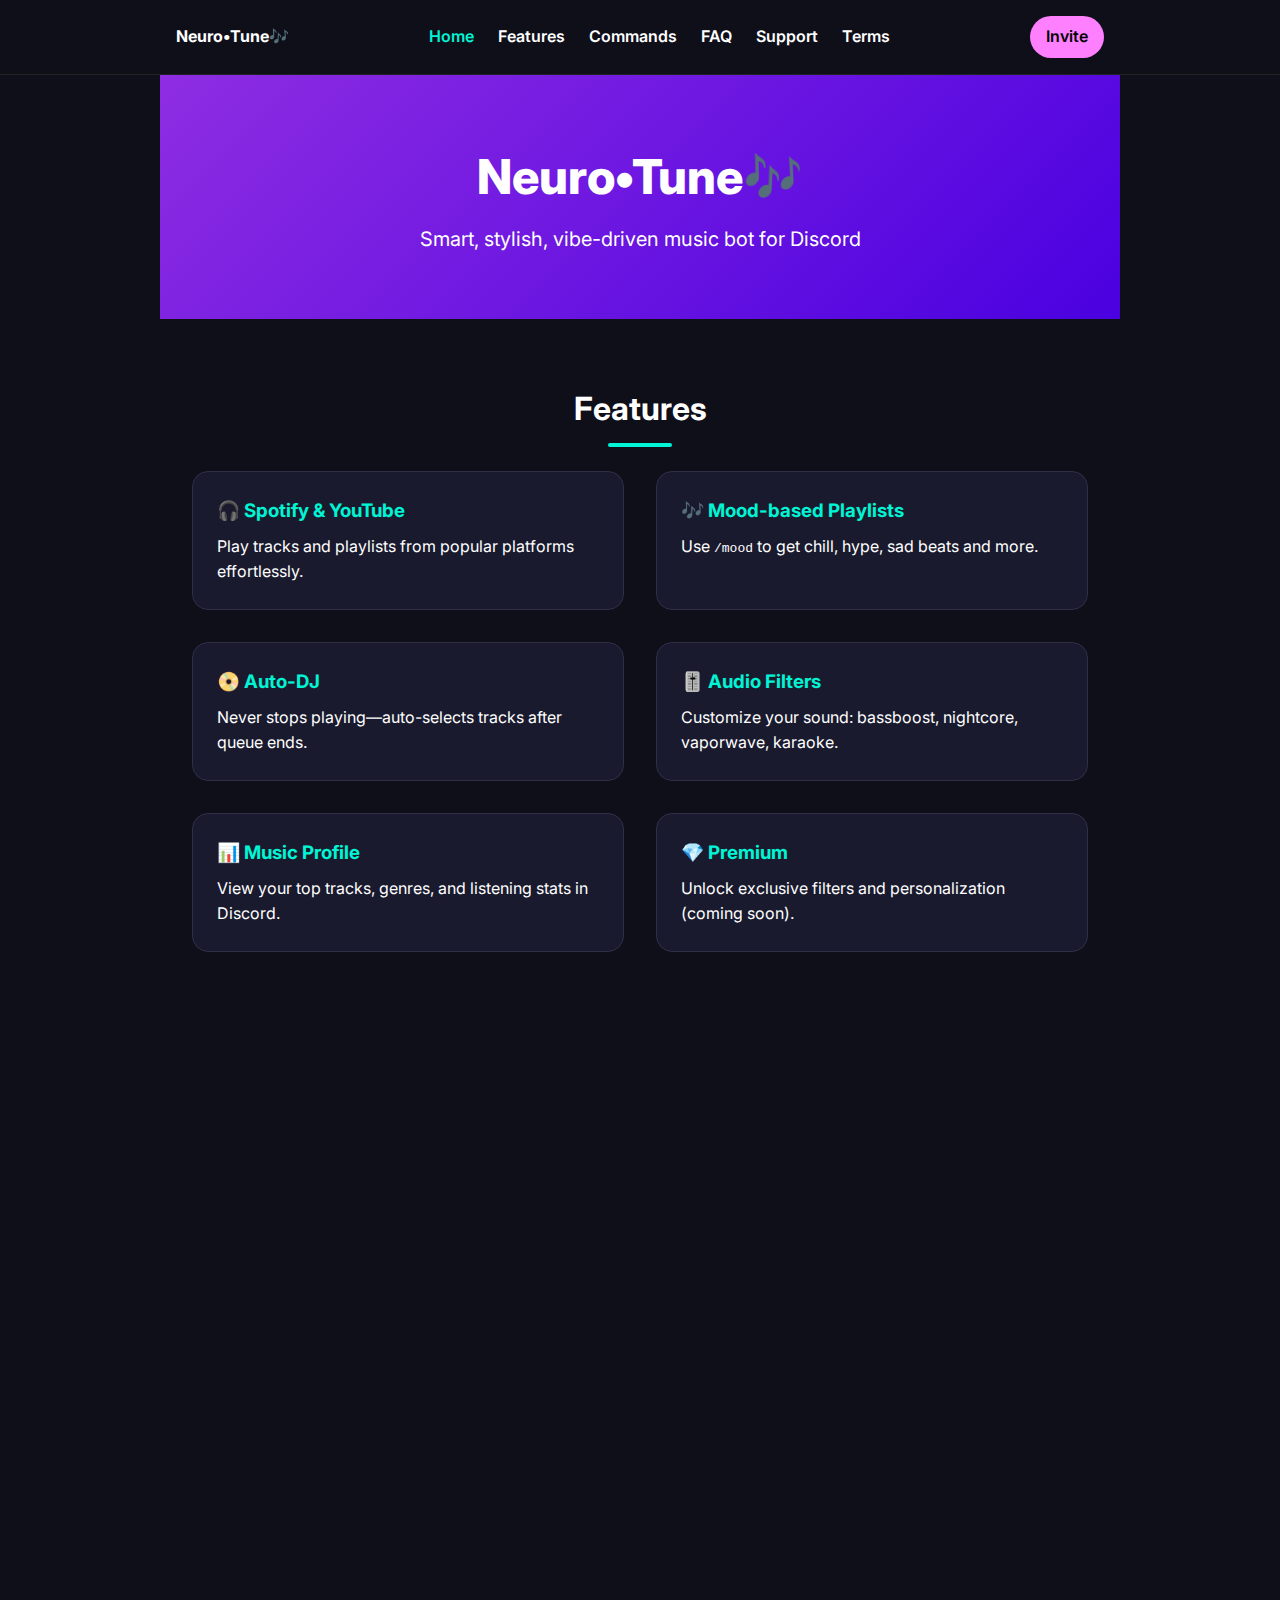
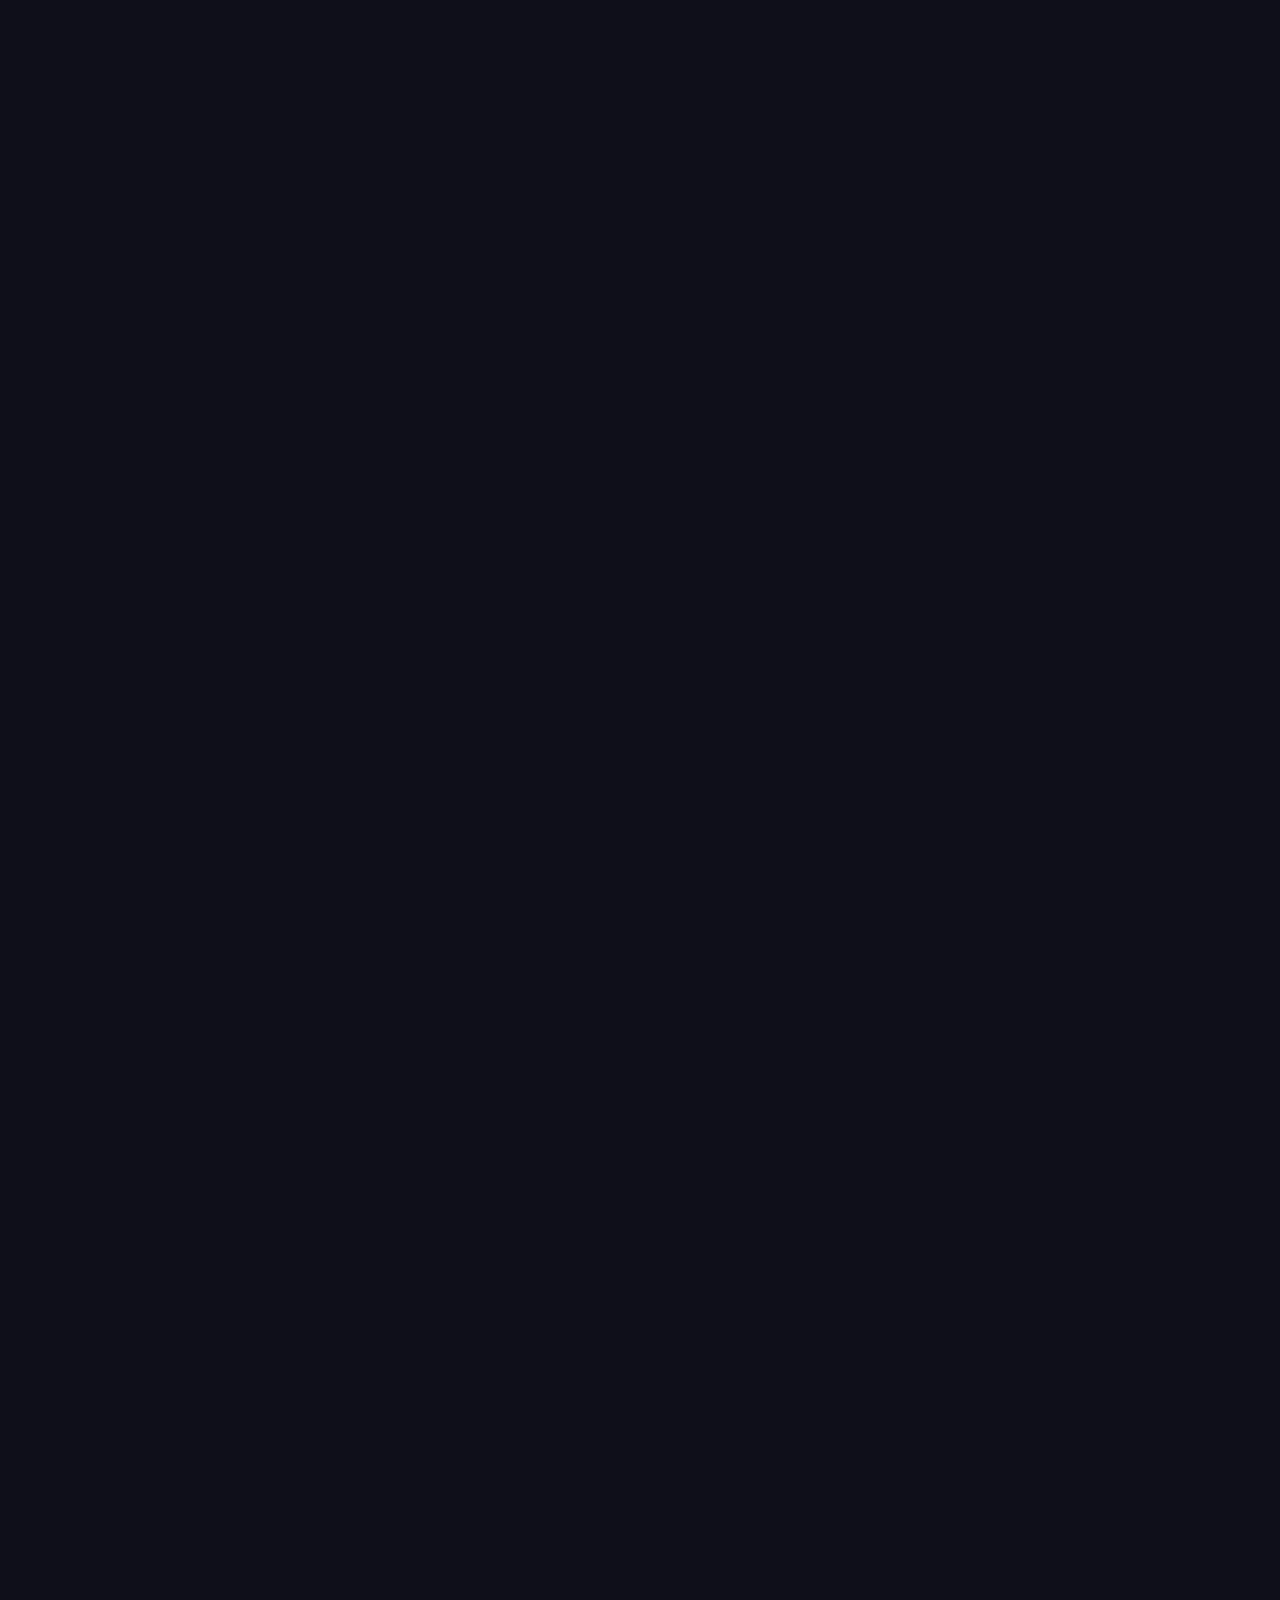
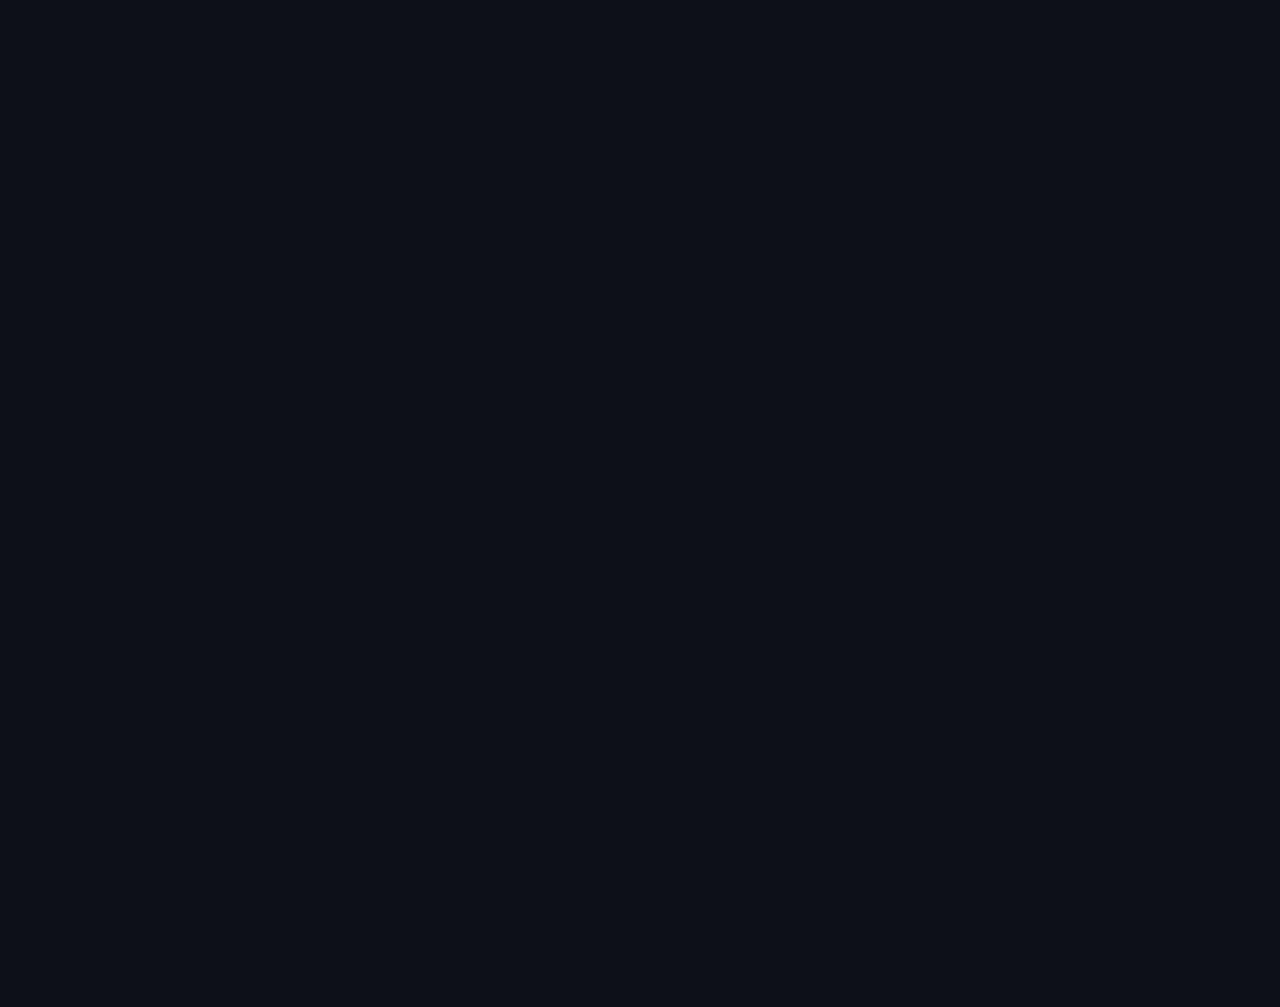
<file: index.html>
<!DOCTYPE html>
<html lang="en">
<head>
  <meta charset="UTF-8" />
  <meta name="viewport" content="width=device-width, initial-scale=1.0" />
  <title>Neuro•Tune🎶 | Music Bot for Discord</title>
  <link href="https://fonts.googleapis.com/css2?family=Inter:wght@400;600;800&display=swap" rel="stylesheet">
  <style>
    :root {
      --gradient: linear-gradient(135deg, #8e2de2, #4a00e0);
      --bg: #0f0f1a;
      --text: #ffffff;
      --accent: #00f5d4;
      --highlight: #ff80ff;
      --card-bg: #1a1a2e;
      --card-border: #2f2f48;
      --transition-duration: 0.8s;
    }
    * { margin: 0; padding: 0; box-sizing: border-box; }
    body { font-family: 'Inter', sans-serif; background: var(--bg); color: var(--text); line-height: 1.6; }
    nav { position: sticky; top: 0; z-index: 10; background: var(--bg); border-bottom: 1px solid #222; }
    .nav-container { max-width: 960px; margin: auto; display: flex; align-items: center; justify-content: space-between; padding: 1rem; }
    .nav-links { display: flex; gap: 1.5rem; }
    .nav-links a { color: var(--text); text-decoration: none; font-weight: 600; transition: color 0.3s; }
    .nav-links a.active, .nav-links a:hover { color: var(--accent); }
    .cta-btn { background: var(--highlight); color: #000; padding: 0.5rem 1rem; border-radius: 1.5rem; text-decoration: none; font-weight: 600; }

    header, section { max-width: 960px; margin: auto; padding: 4rem 2rem; scroll-margin-top: 80px; }
    header { background: var(--gradient); text-align: center; }
    header h1 { font-size: 3rem; font-weight: 800; }
    header p { font-size: 1.25rem; margin-top: 0.5rem; }

    /* Animation wrapper */
    .section-anim { opacity: 0; transform: translateY(40px); transition: opacity var(--transition-duration) ease-out, transform var(--transition-duration) ease-out; }
    .section-anim.visible { opacity: 1; transform: none; }

    /* Features */
    .features { display: grid; grid-template-columns: 1fr 1fr; gap: 2rem; }
    .feature { background: var(--card-bg); padding: 1.5rem; border-radius: 1rem; border: 1px solid var(--card-border); }
    .feature h3 { margin-bottom: 0.5rem; color: var(--accent); }

    /* Commands */
    .tabs { display: flex; gap: 1rem; margin-bottom: 2rem; }
    .tabs button { padding: 0.75rem 1.5rem; border: 1px solid var(--accent); border-radius: 2rem; background: transparent; color: var(--text); cursor: pointer; transition: background 0.3s; }
    .tabs button.active, .tabs button:hover { background: var(--accent); color: #000; }
    .commands-list { display: grid; gap: 1rem; }
    .command-card { background: var(--highlight); padding: 1rem; border-radius: 1rem; }
    .command-card h4 { margin-bottom: 0.5rem; color: #000; }
    .command-card p { background: var(--card-bg); padding: 0.5rem; border-radius: 0.5rem; }

    /* FAQ */
    .faq-item { margin-bottom: 1rem; }
    .faq-item summary { font-weight: 600; cursor: pointer; list-style: none; }
    .faq-item p { margin-top: 0.5rem; padding-left: 1rem; }

    /* Sections Titles */
    h2 { font-size: 2rem; text-align: center; margin-bottom: 1.5rem; position: relative; }
    h2::after { content: ''; width: 4rem; height: 4px; background: var(--accent); display: block; margin: 0.5rem auto 0; border-radius: 2px; }

    footer { text-align: center; font-size: 0.875rem; padding: 2rem; color: #888; }
    html { scroll-behavior: smooth; }
  </style>
</head>
<body>
  <!-- Navigation -->
  <nav>
    <div class="nav-container">
      <div class="logo"><strong>Neuro•Tune🎶</strong></div>
      <div class="nav-links">
        <a href="#home" class="active">Home</a>
        <a href="#features">Features</a>
        <a href="#commands">Commands</a>
        <a href="#faq">FAQ</a>
        <a href="#support">Support</a>
        <a href="#terms">Terms</a>
      </div>
      <a href="https://discord.com/oauth2/authorize?client_id=YOUR_BOT_ID&scope=bot%20applications.commands" class="cta-btn">Invite</a>
    </div>
  </nav>

  <!-- Hero -->
  <header id="home" class="section-anim">
    <h1>Neuro•Tune🎶</h1>
    <p>Smart, stylish, vibe-driven music bot for Discord</p>
  </header>

  <!-- Features -->
  <section id="features" class="section-anim">
    <h2>Features</h2>
    <div class="features">
      <div class="feature">
        <h3>🎧 Spotify & YouTube</h3>
        <p>Play tracks and playlists from popular platforms effortlessly.</p>
      </div>
      <div class="feature">
        <h3>🎶 Mood-based Playlists</h3>
        <p>Use <code>/mood</code> to get chill, hype, sad beats and more.</p>
      </div>
      <div class="feature">
        <h3>📀 Auto-DJ</h3>
        <p>Never stops playing—auto-selects tracks after queue ends.</p>
      </div>
      <div class="feature">
        <h3>🎚️ Audio Filters</h3>
        <p>Customize your sound: bassboost, nightcore, vaporwave, karaoke.</p>
      </div>
      <div class="feature">
        <h3>📊 Music Profile</h3>
        <p>View your top tracks, genres, and listening stats in Discord.</p>
      </div>
      <div class="feature">
        <h3>💎 Premium</h3>
        <p>Unlock exclusive filters and personalization (coming soon).</p>
      </div>
    </div>
  </section>

  <!-- Commands -->
  <section id="commands" class="section-anim">
    <h2>All Commands</h2>
    <div class="tabs">
      <button class="active" data-filter="all">All</button>
      <button data-filter="music">Music</button>
      <button data-filter="profile">Profile</button>
      <button data-filter="info">Info</button>
    </div>
    <div class="commands-list">
      <!-- Music Commands -->
      <div class="command-card" data-category="music">
        <h4>/play</h4>
        <p>Play a track or playlist from YouTube/Spotify/etc.</p>
      </div>
      <div class="command-card" data-category="music">
        <h4>/pause</h4>
        <p>Pause the current track.</p>
      </div>
      <div class="command-card" data-category="music">
        <h4>/resume</h4>
        <p>Resume paused music.</p>
      </div>
      <div class="command-card" data-category="music">
        <h4>/skip</h4>
        <p>Skip to the next track in queue.</p>
      </div>
      <div class="command-card" data-category="music">
        <h4>/queue</h4>
        <p>Show the current song queue.</p>
      </div>
      <div class="command-card" data-category="music">
        <h4>/nowplaying</h4>
        <p>Display the track that’s currently playing.</p>
      </div>
      <div class="command-card" data-category="music">
        <h4>/mood</h4>
        <p>Generate a playlist by mood (chill, hype, sad…).</p>
      </div>
      <div class="command-card" data-category="music">
        <h4>/filter &lt;name&gt;</h4>
        <p>Apply an audio filter (bassboost, nightcore, 8D…).</p>
      </div>
      <div class="command-card" data-category="music">
        <h4>/lyrics</h4>
        <p>Show lyrics for the current track.</p>
      </div>

      <!-- Profile Commands -->
      <div class="command-card" data-category="profile">
        <h4>/profile</h4>
        <p>View your music profile (top tracks, genres).</p>
      </div>
      <div class="command-card" data-category="profile">
        <h4>/stats</h4>
        <p>Show your listening stats.</p>
      </div>
      <div class="command-card" data-category="profile">
        <h4>/top</h4>
        <p>Display your top tracks or artists.</p>
      </div>

      <!-- Info Commands -->
      <div class="command-card" data-category="info">
        <h4>/ping</h4>
        <p>Check bot latency.</p>
      </div>
      <div class="command-card" data-category="info">
        <h4>/support</h4>
        <p>Get an invite to the support server.</p>
      </div>
      <div class="command-card" data-category="info">
        <h4>/invite</h4>
        <p>Get the bot’s invite link.</p>
      </div>
      <div class="command-card" data-category="info">
        <h4>/help</h4>
        <p>Show this help menu.</p>
      </div>
    </div>
  </section>

  <!-- FAQ -->
  <section id="faq" class="section-anim">
    <h2>FAQ</h2>
    <div class="faq-item">
      <details>
        <summary>How do I invite Neuro•Tune to my server?</summary>
        <p>Click on the "Invite" button in the navigation or use the invite link above to add the bot.</p>
      </details>
    </div>
    <div class="faq-item">
      <details>
        <summary>What platforms are supported?</summary>
        <p>Neuro•Tune supports Spotify, YouTube, SoundCloud, and more—you can see all supported platforms in Features.</p>
      </details>
    </div>
    <div class="faq-item">
      <details>
        <summary>How do I get Premium features?</summary>
        <p>Premium is coming soon! Stay tuned for updates on our Ko-fi page.</p>
      </details>
    </div>
  </section>

  <!-- Support & Terms -->
  <section id="support" class="section-anim">
    <h2>Support</h2>
    <p>Join our <a href="https://discord.gg/YOUR_SUPPORT_SERVER" style="color: var(--accent);">Discord Support Server</a> for help and updates.</p>
  </section>
  <section id="terms" class="section-anim">
    <h2>Terms & Service</h2>
    <p>Read our <a href="#" style="color: var(--accent);">Terms & Service</a> and <a href="#" style="color: var(--accent);">Privacy Policy</a>.</p>
  </section>

  <footer class="section-anim">
    Neuro•Tune🎶 © 2025 • <a href="https://ko-fi.com/neurotune" target="_blank" style="color: var(--highlight);">Support on Ko-fi</a>
  </footer>

  <script>
    // IntersectionObserver for section animations
    const observer = new IntersectionObserver((entries) => {
      entries.forEach(entry => {
        if (entry.isIntersecting) {
          entry.target.classList.add('visible');
          observer.unobserve(entry.target);
        }
      });
    }, { threshold: 0.2 });
    document.querySelectorAll('.section-anim').forEach(el => observer.observe(el));

    // Scroll effect for active nav link
    const sections = document.querySelectorAll('header[id], section[id]');
    const navLinks = document.querySelectorAll('.nav-links a');
    window.addEventListener('scroll', () => {
      let current = '';
      sections.forEach(section => {
        const sectionTop = section.offsetTop - 90;
        if (pageYOffset >= sectionTop) current = section.getAttribute('id');
      });
      navLinks.forEach(link => {
        link.classList.remove('active');
        if (link.getAttribute('href') === '#' + current) link.classList.add('active');
      });
    });

    // Commands filter logic
    const tabs = document.querySelectorAll('.tabs button');
    const cards = document.querySelectorAll('.command-card');
    tabs.forEach(tab => {
      tab.addEventListener('click', () => {
        tabs.forEach(t => t.classList.remove('active'));
        tab.classList.add('active');
        const filter = tab.getAttribute('data-filter');
        cards.forEach(card => {
          card.style.display = filter === 'all' || card.getAttribute('data-category') === filter ? 'block' : 'none';
        });
      });
    });
  </script>
</body>
</html>
</file>
